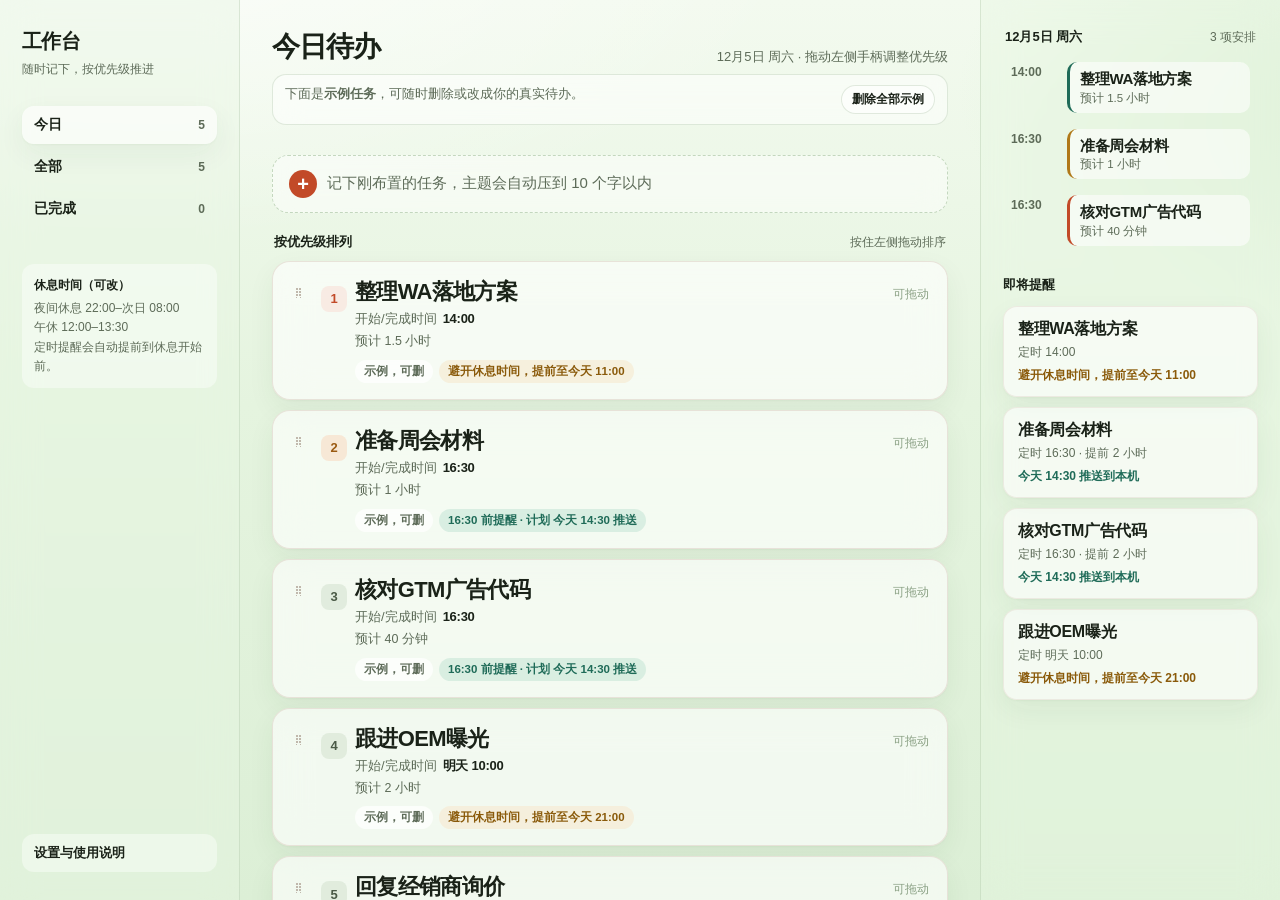
<file: index.html>
<!DOCTYPE html>
<html lang="zh-CN">
<head>
  <meta charset="UTF-8" />
  <meta name="viewport" content="width=device-width, initial-scale=1, viewport-fit=cover" />
  <meta name="theme-color" content="#e8f6e3" />
  <meta name="apple-mobile-web-app-capable" content="yes" />
  <meta name="mobile-web-app-capable" content="yes" />
  <meta name="apple-mobile-web-app-status-bar-style" content="default" />
  <meta name="apple-mobile-web-app-title" content="工作台" />
  <meta name="description" content="元丽的工作台：记下任务、按优先级排序，并在开始/完成时间前提醒。" />
  <title>工作台</title>
  <link rel="manifest" href="./manifest.webmanifest" />
  <link rel="icon" type="image/png" sizes="192x192" href="./icons/icon-192.png" />
  <link rel="apple-touch-icon" href="./icons/apple-touch-icon.png" />
  <link rel="stylesheet" href="./css/app.css" />
</head>
<body>

  <div class="install-bar" id="install-bar" hidden>
    <button type="button" class="install-bar-main" id="install-bar-main">
      <span class="install-bar-icon" aria-hidden="true">
        <svg viewBox="0 0 24 24" fill="none" stroke="currentColor" stroke-width="1.8" stroke-linecap="round" stroke-linejoin="round">
          <path d="M12 17v-6"></path>
          <path d="M9 14h6"></path>
          <path d="M4 10.5L12 4l8 6.5V20a1 1 0 0 1-1 1H5a1 1 0 0 1-1-1v-9.5z"></path>
        </svg>
      </span>
      <span class="install-bar-text">
        <b>添加到主屏幕</b>
        <span>提醒更稳，也能当独立应用打开</span>
      </span>
    </button>
    <button type="button" class="install-bar-dismiss" id="install-bar-dismiss" aria-label="关闭">
      <svg viewBox="0 0 24 24" fill="none" stroke="currentColor" stroke-width="1.8" stroke-linecap="round" aria-hidden="true">
        <path d="M6 6l12 12M18 6L6 18"></path>
      </svg>
    </button>
  </div>

  <div class="app" id="app">
    <aside class="side">
      <div class="brand">工作台</div>
      <div class="sub">随时记下，按优先级推进</div>
      <nav class="nav" id="desk-nav">
        <button type="button" data-filter="todo" class="active">今日<span id="nav-todo">0</span></button>
        <button type="button" data-filter="all">全部<span id="nav-all">0</span></button>
        <button type="button" data-filter="done">已完成<span id="nav-done">0</span></button>
      </nav>
      <div class="rest" id="rest-summary"></div>
      <div class="side-foot">
        <button type="button" id="open-settings-desk">设置与使用说明</button>
      </div>
    </aside>

    <section class="main">
      <header class="mobile-hero">
        <div class="hero-row">
          <div>
            <div class="date" id="date-line-mobile"></div>
            <div class="hello" id="hello"></div>
          </div>
          <button type="button" class="icon-btn" id="open-settings-mobile" aria-label="设置">
            <svg viewBox="0 0 24 24" fill="none" stroke="currentColor" stroke-width="1.8" stroke-linecap="round" stroke-linejoin="round" aria-hidden="true">
              <circle cx="12" cy="12" r="3"></circle>
              <path d="M19.4 15a1.65 1.65 0 0 0 .33 1.82l.06.06a2 2 0 1 1-2.83 2.83l-.06-.06a1.65 1.65 0 0 0-1.82-.33 1.65 1.65 0 0 0-1 1.51V21a2 2 0 1 1-4 0v-.09A1.65 1.65 0 0 0 9 19.4a1.65 1.65 0 0 0-1.82.33l-.06.06a2 2 0 1 1-2.83-2.83l.06-.06A1.65 1.65 0 0 0 4.68 15a1.65 1.65 0 0 0-1.51-1H3a2 2 0 1 1 0-4h.09A1.65 1.65 0 0 0 4.6 9a1.65 1.65 0 0 0-.33-1.82l-.06-.06a2 2 0 1 1 2.83-2.83l.06.06A1.65 1.65 0 0 0 9 4.68a1.65 1.65 0 0 0 1-1.51V3a2 2 0 1 1 4 0v.09A1.65 1.65 0 0 0 15 4.6a1.65 1.65 0 0 0 1.82-.33l.06-.06a2 2 0 1 1 2.83 2.83l-.06.06A1.65 1.65 0 0 0 19.4 9a1.65 1.65 0 0 0 1.51 1H21a2 2 0 1 1 0 4h-.09A1.65 1.65 0 0 0 19.4 15z"></path>
            </svg>
          </button>
        </div>
        <div class="stats" id="stats"></div>
      </header>

      <header class="desk-hero">
        <div class="main-top">
          <h1 id="desk-title">今日待办</h1>
          <div class="hint" id="date-line-desk"></div>
        </div>
      </header>

      <div class="sample-banner" id="sample-banner" hidden>
        <div>下面是<strong>示例任务</strong>，可随时删除或改成你的真实待办。</div>
        <div class="banner-actions">
          <button type="button" class="mini-btn ghost" id="clear-samples">删除全部示例</button>
        </div>
      </div>

      <div class="notify-banner" id="notify-banner" hidden>
        <div><b>打开通知</b>后，到点会在这台设备上提醒你。需使用 HTTPS，并建议添加到主屏幕。</div>
        <div class="banner-actions">
          <button type="button" class="mini-btn" id="enable-notify">允许通知</button>
          <button type="button" class="mini-btn ghost" id="dismiss-notify">稍后</button>
        </div>
      </div>

      <div class="sync-banner" id="sync-banner" hidden>
        <div id="sync-banner-text">用这条同步链接在另一台打开，之后两边改动会自动对齐。链接请自行保管。</div>
        <div class="banner-actions">
          <button type="button" class="mini-btn" id="copy-sync-link">复制同步链接</button>
          <button type="button" class="mini-btn ghost" id="retry-sync" hidden>重试开启同步</button>
          <button type="button" class="mini-btn ghost" id="dismiss-sync-banner">稍后</button>
        </div>
      </div>

      <div class="filters mobile-only" id="filters">
        <button type="button" class="filter active" data-filter="todo">待办<em id="f-todo">0</em></button>
        <button type="button" class="filter" data-filter="all">全部<em id="f-all">0</em></button>
        <button type="button" class="filter" data-filter="done">已完成<em id="f-done">0</em></button>
      </div>

      <button type="button" class="quick" id="quick-add">
        <span class="plus">+</span>
        <span>记下刚布置的任务，主题会自动压到 10 个字以内</span>
      </button>

      <div class="sec-head">
        <h2 id="list-heading">按优先级排列</h2>
        <span id="list-hint">按住左侧拖动排序</span>
      </div>
      <div class="list" id="task-list"></div>

      <div class="cal-card" id="calendar">
        <div class="cal-head">
          <h2 id="cal-month-label">月历</h2>
          <div class="cal-nav">
            <button type="button" class="cal-today-btn" id="cal-today" hidden>今天</button>
            <button type="button" class="icon-btn sm" id="cal-prev" aria-label="上个月">
              <svg viewBox="0 0 24 24" fill="none" stroke="currentColor" stroke-width="1.8" stroke-linecap="round" stroke-linejoin="round" aria-hidden="true"><path d="M15 18l-6-6 6-6"/></svg>
            </button>
            <button type="button" class="icon-btn sm" id="cal-next" aria-label="下个月">
              <svg viewBox="0 0 24 24" fill="none" stroke="currentColor" stroke-width="1.8" stroke-linecap="round" stroke-linejoin="round" aria-hidden="true"><path d="M9 18l6-6-6-6"/></svg>
            </button>
          </div>
        </div>
        <div class="cal-weekdays" aria-hidden="true">
          <span>一</span><span>二</span><span>三</span><span>四</span><span>五</span><span>六</span><span>日</span>
        </div>
        <div class="cal-grid" id="cal-grid" role="grid" aria-label="月历"></div>
        <div class="cal-agenda" id="cal-agenda-mobile"></div>
      </div>
    </section>

    <aside class="rail">
      <div class="desk-agenda">
        <div class="cal-agenda" id="cal-agenda-desk"></div>
      </div>
      <h2>即将提醒</h2>
      <div id="remind-list"></div>
    </aside>
  </div>

  <div class="overlay" id="editor" role="dialog" aria-modal="true" aria-labelledby="editor-title" hidden>
    <div class="sheet">
      <div class="sheet-handle"></div>
      <h3 id="editor-title">记下任务</h3>
      <form id="task-form" autocomplete="off">
        <input type="hidden" id="task-id" />
        <div class="field">
          <label for="title-input">主题 <span class="count" id="title-count">0/10</span></label>
          <input id="title-input" type="text" maxlength="20" required placeholder="精简到 10 个字以内" />
          <div class="hint-text">标题会加粗放大显示，请压到 10 个汉字以内。</div>
        </div>
        <div class="field">
          <label>开始/完成时间</label>
          <label class="check-row"><input type="checkbox" id="pending-check" /> 待定（先记下，稍后补时间）</label>
          <div class="row-2" id="when-fields">
            <input type="date" id="due-date" />
            <input type="time" id="due-time" />
          </div>
          <div class="hint-text">这是同一个时间，不是开始和完成两个时间。按上海时间填写。只有填写了具体时间的任务会出现在日历上。</div>
        </div>
        <div class="field">
          <label>预计耗时</label>
          <div class="row-2">
            <input type="number" id="dur-value" min="1" step="1" value="60" />
            <select id="dur-unit">
              <option value="min">分钟</option>
              <option value="hour" selected>小时</option>
            </select>
          </div>
          <div class="dur-chips" id="dur-chips">
            <button type="button" data-min="15">15 分钟</button>
            <button type="button" data-min="25">25 分钟</button>
            <button type="button" data-min="40">40 分钟</button>
            <button type="button" data-min="60">1 小时</button>
            <button type="button" data-min="90">1.5 小时</button>
            <button type="button" data-min="120">2 小时</button>
          </div>
        </div>
        <div class="hint-text" id="editor-reminder"></div>
        <div class="sheet-actions">
          <button type="submit" class="btn primary">保存</button>
          <button type="button" class="btn ghost" id="toggle-done">完成</button>
          <button type="button" class="btn danger" id="delete-task" hidden>删除</button>
        </div>
      </form>
    </div>
  </div>

  <div class="overlay" id="settings" role="dialog" aria-modal="true" aria-labelledby="settings-title" hidden>
    <div class="sheet">
      <div class="sheet-handle"></div>
      <h3 id="settings-title">设置</h3>

      <div class="settings-block">
        <h4>通知</h4>
        <p id="notify-status">正在检查通知权限…</p>
        <div class="sheet-actions">
          <button type="button" class="btn primary" id="btn-request-notify">允许通知</button>
          <button type="button" class="btn ghost" id="btn-test-notify">发送测试通知</button>
        </div>
      </div>

      <div class="settings-block">
        <h4>休息时间（可改）</h4>
        <p>提醒会提前至少 2 小时。若提醒时刻落在休息时段，会再提前到该休息开始前（默认再提前 60 分钟）。时区为上海时间。</p>
        <div id="rest-editor"></div>
        <button type="button" class="btn ghost" id="add-rest" style="margin-top:6px">添加休息时段</button>
        <div class="row-2" style="margin-top:12px">
          <div class="field" style="margin:0">
            <label for="lead-hours">提前提醒（小时）</label>
            <input type="number" id="lead-hours" min="2" max="24" step="1" />
          </div>
          <div class="field" style="margin:0">
            <label for="rest-avoid">避开休息再提前（分钟）</label>
            <input type="number" id="rest-avoid" min="0" max="180" step="15" />
          </div>
        </div>
      </div>

      <div class="settings-block">
        <h4>跨设备同步</h4>
        <p>配对一次后，任意一端改了任务或日程，另一端会自动更新。可通过同步链接或口令配对（公共中转 jsonstorage.com，无需注册）。链接和口令请自行保管；知悉的人可以读写这份数据。免费空间约 30 天无写入会过期，每次成功同步即续期。也可随时导出/导入备份。</p>
        <div class="sync-code" id="sync-code">尚未开启</div>
        <div class="field">
          <label for="sync-input">输入或粘贴同步口令</label>
          <input type="text" id="sync-input" placeholder="例如 6 位以上口令" />
        </div>
        <div class="sheet-actions">
          <button type="button" class="btn primary" id="btn-create-sync">生成口令并上传</button>
          <button type="button" class="btn ghost" id="btn-join-sync">用口令同步</button>
          <button type="button" class="btn ghost" id="btn-copy-sync-link">复制同步链接</button>
        </div>
        <div class="sheet-actions">
          <button type="button" class="btn ghost" id="btn-export">导出备份</button>
          <button type="button" class="btn ghost" id="btn-import">导入备份</button>
          <input type="file" id="import-file" accept="application/json,.json" hidden />
        </div>
        <p class="hint-text" id="sync-status"></p>
      </div>

      <div class="settings-block help">
        <h4>如何添加到主屏幕并收到提醒</h4>
        <p><b>电脑（推荐 Chrome / Edge）</b></p>
        <ol>
          <li>用 Chrome 或 Edge 打开本页（必须是 HTTPS）。</li>
          <li>点击地址栏右侧的「安装」或「添加到桌面」图标。</li>
          <li>在弹窗中允许通知。也可在本页点「允许通知」，再点「发送测试通知」检查。</li>
        </ol>
        <p><b>小米手机（含 17 Pro Max / HyperOS）</b></p>
        <ol>
          <li>用 <b>Chrome</b> 打开本页（系统浏览器对 PWA 通知支持较弱）。</li>
          <li>右上角菜单 →「添加到主屏幕」或「安装应用」，确认添加。</li>
          <li>从主屏幕图标打开工作台，点「允许通知」，并发送一条测试通知。</li>
          <li>如没有横幅或声音：打开系统「设置」→「通知与控制中心」/「通知」→ 找到 Chrome 或「工作台」→ 打开通知、横幅、锁屏通知、声音。</li>
          <li>建议在「设置 → 应用设置 → 应用管理 → Chrome（或工作台）」里把省电策略设为「无限制」，并允许自启动，避免被杀掉后无法提醒。</li>
        </ol>
        <p>无法提供官方小米 Mi Push。后台提醒依赖浏览器能力：页面打开时最稳；已添加到主屏幕的 Android Chrome 可能通过周期后台同步补提醒；若浏览器支持 Notification Triggers 也会提前排期。进程被系统强制冻结时，仍可能漏提醒。请以测试通知验证本机是否真正弹出。</p>
      </div>

      <div class="sheet-actions">
        <button type="button" class="btn primary" id="save-settings">保存设置</button>
        <button type="button" class="btn ghost" id="close-settings">关闭</button>
      </div>
    </div>
  </div>

  <div class="overlay" id="confirm" role="dialog" aria-modal="true" hidden>
    <div class="sheet confirm-box">
      <h3 id="confirm-title">确认</h3>
      <p id="confirm-text"></p>
      <div class="sheet-actions">
        <button type="button" class="btn danger" id="confirm-ok">删除</button>
        <button type="button" class="btn ghost" id="confirm-cancel">取消</button>
      </div>
    </div>
  </div>


  <div class="overlay" id="install-guide" role="dialog" aria-modal="true" aria-labelledby="install-guide-title" hidden>
    <div class="sheet confirm-box">
      <div class="sheet-handle"></div>
      <h3 id="install-guide-title">添加到主屏幕</h3>
      <p>请用 Chrome 打开本页，点右上角菜单，再选「添加到主屏幕」或「安装应用」。添加后从主屏幕图标打开，即可作为独立应用使用，现有任务操作都和现在一样。</p>
      <div class="sheet-actions">
        <button type="button" class="btn primary" id="install-guide-ok">好的</button>
      </div>
    </div>
  </div>

  <div class="toast" id="toast" role="status"></div>

  <script src="./js/shared.js"></script>
  <script src="./js/sortable.min.js"></script>
  <script src="./js/app.js"></script>
</body>
</html>
</file>
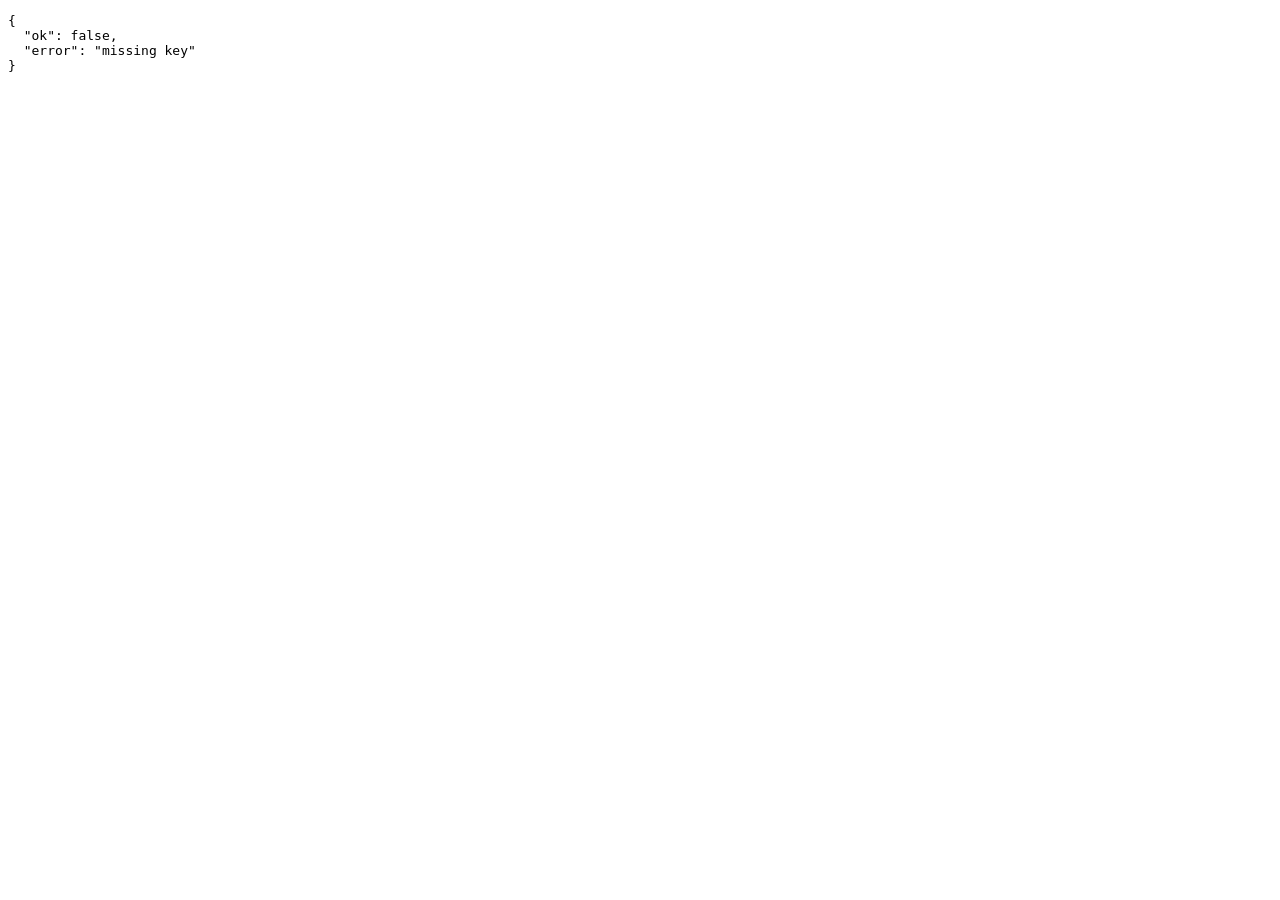
<file: repair-oem-20261123.html>
<!DOCTYPE html>
<html lang="zh-CN">
<head>
  <meta charset="utf-8">
  <meta name="robots" content="noindex,nofollow">
  <title>WBFIX:starting</title>
</head>
<body>
  <pre id="out">starting</pre>
  <script src="./js/shared.js"></script>
  <script>
  (async function () {
    const out = document.getElementById("out");
    const params = new URLSearchParams(location.search);
    const keyOk = params.get("k") === "nyl-fix-oem-8";
    const TARGET = "过OEM周报";
    const SYNC_HOST = "https://jsonstorage.com";

    function report(title, payload) {
      const text = JSON.stringify(payload, null, 2);
      document.title = title;
      out.textContent = text;
    }

    function taskBrief(t) {
      return {
        title: t && t.title,
        done: !!(t && t.done),
        dueAt: (t && t.dueAt) || null,
        order: t && t.order,
        isSample: !!(t && t.isSample)
      };
    }

    async function syncGet(id) {
      const res = await fetch(SYNC_HOST + "/" + encodeURIComponent(id), {
        headers: { Accept: "application/json" }
      });
      if (res.status === 404) throw new Error("sync-404");
      if (!res.ok) throw new Error("sync-get-" + res.status);
      return res.json();
    }

    async function syncPut(id, key, state) {
      const res = await fetch(SYNC_HOST + "/" + encodeURIComponent(id), {
        method: "PUT",
        headers: {
          "Content-Type": "application/json",
          Accept: "application/json",
          "X-Bin-Key": key
        },
        body: JSON.stringify(WB.syncPayload(state))
      });
      if (!res.ok) throw new Error("sync-put-" + res.status);
    }

    if (!keyOk) {
      report("WBFIX:denied", { ok: false, error: "missing key" });
      return;
    }
    if (!window.WB) {
      report("WBFIX:ERR:no-WB", { ok: false, error: "WB missing" });
      return;
    }

    try {
      const loaded = await WB.loadState();
      const state = WB.normalizeState(loaded || { tasks: [], settings: {}, notified: {}, sync: {}, seeded: false });
      const before = (state.tasks || []).map(taskBrief);
      const existed = (state.tasks || []).filter(function (t) { return t && t.title === TARGET; });
      const oldIds = existed.map(function (t) { return String(t.id); });
      const expectedDue = WB.fromShanghai(2026, 11, 26, 10, 30, 0).toISOString();
      const now = Date.now();
      const template = existed[0] || {};
      const newId = WB.uid("task");
      const fresh = {
        id: newId,
        title: TARGET,
        dueAt: template.dueAt || expectedDue,
        durationMin: template.durationMin || 60,
        done: false,
        order: template.order != null ? template.order : 7,
        isSample: false,
        createdAt: template.createdAt || now,
        updatedAt: now,
        completedAt: null
      };

      state.tasks = (state.tasks || []).filter(function (t) { return !t || t.title !== TARGET; });
      state.tasks.push(fresh);
      state.deletedIds = WB.addDeletedIds(state.deletedIds || [], oldIds).filter(function (id) {
        return String(id) !== String(newId);
      });
      state.updatedAt = now;
      state.seeded = false;

      const hasSync = !!(state.sync && state.sync.blobId && state.sync.token);
      const hasBlob = !!(state.sync && state.sync.blobId);
      let pushed = false;
      let pushError = null;
      let remoteHadTarget = null;
      let remoteTaskCount = null;

      if (hasSync) {
        try {
          const remote = await syncGet(state.sync.blobId);
          remoteTaskCount = Array.isArray(remote && remote.tasks) ? remote.tasks.length : null;
          remoteHadTarget = !!(remote && Array.isArray(remote.tasks) && remote.tasks.some(function (t) {
            return t && t.title === TARGET;
          }));
          let merged = WB.mergeStates(state, remote);
          merged.tasks = (merged.tasks || []).filter(function (t) {
            return !t || t.title !== TARGET || String(t.id) === String(newId);
          });
          if (!merged.tasks.some(function (t) { return String(t.id) === String(newId); })) {
            merged.tasks.push(fresh);
          }
          merged.deletedIds = WB.addDeletedIds(merged.deletedIds || [], oldIds).filter(function (id) {
            return String(id) !== String(newId);
          });
          merged.updatedAt = now;
          merged.sync = {
            blobId: state.sync.blobId,
            token: state.sync.token,
            updatedAt: now
          };
          await WB.saveState(merged);
          await syncPut(state.sync.blobId, state.sync.token, merged);
          pushed = true;
          Object.assign(state, merged);
        } catch (err) {
          pushError = String(err && err.message || err);
          await WB.saveState(state);
        }
      } else {
        pushError = hasBlob ? "no-token" : "no-sync";
        await WB.saveState(state);
      }

      const afterState = WB.normalizeState(await WB.loadState());
      const after = (afterState.tasks || []).map(taskBrief);
      const titles = after.map(function (t) { return t.title; });
      const hasTarget = titles.indexOf(TARGET) !== -1;
      const target = after.filter(function (t) { return t.title === TARGET; })[0] || null;
      const ok = hasTarget && (pushed || !hasSync);
      const compact = [
        ok ? (pushed ? "ok" : "local") : "fail",
        "existed=" + existed.length,
        "pushed=" + (pushed ? "1" : "0"),
        "hasSync=" + (hasSync ? "1" : "0"),
        "remoteHad=" + (remoteHadTarget == null ? "na" : (remoteHadTarget ? "1" : "0")),
        "remoteN=" + (remoteTaskCount == null ? "na" : remoteTaskCount),
        "hasTarget=" + (hasTarget ? "1" : "0"),
        "pushErr=" + (pushError || "none"),
        "titles=" + titles.join(",")
      ].join("|");
      report("WBFIX:" + compact, {
        ok: ok,
        pushed: pushed,
        hasSync: hasSync,
        hasBlob: hasBlob,
        pushError: pushError,
        existedCount: existed.length,
        remoteHadTarget: remoteHadTarget,
        remoteTaskCount: remoteTaskCount,
        before: before,
        after: after,
        target: target,
        expectedDue: expectedDue
      });
    } catch (err) {
      report("WBFIX:ERR:" + String(err && err.message || err), { ok: false, error: String(err && err.message || err) });
    }
  })();
  </script>
</body>
</html>
</file>
<file: css/app.css>
:root {
  --bg: #e8f6e3;
  --paper: rgba(255,255,255,.62);
  --ink: #1a2218;
  --muted: #5d6b58;
  --line: rgba(150,180,145,.28);
  --terra: #c24a28;
  --terra-soft: rgba(248,230,223,.82);
  --teal: #1f6b58;
  --teal-soft: rgba(210,236,222,.8);
  --amber: #b07818;
  --amber-soft: rgba(246,237,216,.82);
  --shadow: 0 1px 2px rgba(40,70,35,.04), 0 10px 28px rgba(40,70,35,.06);
  --safe-t: env(safe-area-inset-top, 0px);
  --safe-b: env(safe-area-inset-bottom, 0px);
}

* { box-sizing: border-box; margin: 0; padding: 0; }
html, body {
  background:
    radial-gradient(1200px 600px at 12% -10%, rgba(255,255,255,.7), transparent 55%),
    radial-gradient(900px 500px at 110% 10%, rgba(200,230,190,.55), transparent 50%),
    linear-gradient(180deg, #f3faef 0%, #e5f4df 45%, #dcefd6 100%);
  color: var(--ink);
  min-height: 100%;
}
body {
  font-family: "Noto Sans CJK SC", "Noto Sans SC", "Source Han Sans SC",
    "PingFang SC", "Hiragino Sans GB", "Microsoft YaHei", sans-serif;
  -webkit-font-smoothing: antialiased;
  min-height: 100dvh;
}

button, input, select, textarea { font: inherit; color: inherit; }
button { cursor: pointer; background: none; border: none; }
img { max-width: 100%; }

/* ===== Layout ===== */
.app {
  min-height: 100dvh;
  padding: calc(20px + var(--safe-t)) 18px calc(28px + var(--safe-b));
  max-width: 520px;
  margin: 0 auto;
}
.side, .rail, .desk-hero { display: none; }
.mobile-hero { display: block; }

.date { font-size: 13px; color: var(--muted); letter-spacing: .04em; }
.hero-row {
  display: flex;
  justify-content: space-between;
  align-items: flex-start;
  gap: 12px;
}
.icon-btn {
  width: 36px; height: 36px; border-radius: 12px;
  display: flex; align-items: center; justify-content: center;
  background: rgba(255,255,255,.5);
  border: 1px solid var(--line);
  color: var(--ink);
  flex-shrink: 0;
}
.icon-btn svg { width: 18px; height: 18px; }
.icon-btn.sm { width: 32px; height: 32px; border-radius: 10px; }
.icon-btn.sm svg { width: 16px; height: 16px; }
.hello {
  margin-top: 4px;
  font-size: 26px;
  font-weight: 700;
  letter-spacing: -.03em;
  line-height: 1.25;
}
.stats {
  display: flex;
  flex-wrap: wrap;
  gap: 8px;
  margin: 16px 0 18px;
}
.stat {
  background: var(--paper);
  backdrop-filter: blur(14px);
  -webkit-backdrop-filter: blur(14px);
  border: 1px solid var(--line);
  border-radius: 999px;
  padding: 6px 11px;
  font-size: 12px;
  color: var(--muted);
}
.stat b { color: var(--ink); font-weight: 700; }
.stat.warn { background: var(--terra-soft); border-color: #efd0c6; color: var(--terra); }
.stat.warn b { color: var(--terra); }

.banner, .sample-banner, .install-banner, .notify-banner, .sync-banner {
  background: rgba(255,255,255,.5);
  backdrop-filter: blur(14px);
  -webkit-backdrop-filter: blur(14px);
  border: 1px solid var(--line);
  border-radius: 14px;
  padding: 10px 12px;
  font-size: 12.5px;
  color: var(--muted);
  line-height: 1.55;
  margin-bottom: 12px;
  display: flex;
  align-items: flex-start;
  justify-content: space-between;
  gap: 10px;
}
.sample-banner b, .notify-banner b, .install-banner b, .sync-banner b { color: var(--ink); font-weight: 700; }
.sync-banner {
  background: rgba(255,255,255,.42);
}
.banner-actions { display: flex; gap: 6px; flex-shrink: 0; }
.mini-btn {
  border-radius: 999px;
  padding: 4px 10px;
  font-size: 12px;
  font-weight: 700;
  background: var(--teal);
  color: #fff;
  white-space: nowrap;
}
.mini-btn.ghost {
  background: rgba(255,255,255,.6);
  color: var(--ink);
  border: 1px solid var(--line);
}

.filters {
  display: flex;
  gap: 6px;
  margin-bottom: 14px;
}
.filter {
  border-radius: 999px;
  padding: 6px 12px;
  font-size: 12.5px;
  font-weight: 600;
  color: var(--muted);
  background: rgba(255,255,255,.35);
  border: 1px solid transparent;
}
.filter.active {
  background: var(--paper);
  color: var(--ink);
  border-color: var(--line);
  box-shadow: var(--shadow);
}
.filter em { font-style: normal; color: var(--muted); margin-left: 4px; font-weight: 600; }

.quick {
  display: flex;
  align-items: center;
  gap: 10px;
  width: 100%;
  text-align: left;
  background: rgba(255,255,255,.48);
  backdrop-filter: blur(14px);
  -webkit-backdrop-filter: blur(14px);
  border: 1px dashed rgba(120,160,110,.4);
  border-radius: 16px;
  padding: 14px 16px;
  color: var(--muted);
  font-size: 15px;
  margin-bottom: 22px;
}
.plus {
  width: 28px; height: 28px; border-radius: 50%;
  background: var(--terra); color: #fff;
  display: flex; align-items: center; justify-content: center;
  font-size: 20px; font-weight: 600; flex-shrink: 0; line-height: 1;
}

.sec-head {
  display: flex;
  justify-content: space-between;
  align-items: baseline;
  margin-bottom: 10px;
  padding: 0 2px;
}
.sec-head h2 { font-size: 13px; font-weight: 700; }
.sec-head span { font-size: 12px; color: var(--muted); }

.list { display: flex; flex-direction: column; gap: 10px; margin-bottom: 16px; }

.card {
  background: var(--paper);
  backdrop-filter: blur(18px);
  -webkit-backdrop-filter: blur(18px);
  border-radius: 18px;
  box-shadow: var(--shadow);
  padding: 14px 14px 14px 4px;
  display: grid;
  grid-template-columns: 36px 28px 1fr;
  gap: 8px 6px;
  align-items: start;
  border: 1px solid rgba(228,221,210,.8);
  touch-action: pan-y;
  cursor: pointer;
  -webkit-user-select: none;
  user-select: none;
}
.card.sortable-ghost { opacity: .45; }
.card.sortable-drag { box-shadow: 0 8px 30px rgba(40,70,35,.16); cursor: grabbing; }
.card.done { opacity: .62; }
.card.done .title { text-decoration: line-through; color: var(--muted); font-weight: 700; }
.card.overdue { border-color: #efd0c6; }

.grip {
  color: #c0b8ac;
  padding: 8px 0 0;
  letter-spacing: -1px;
  font-size: 16px;
  line-height: 1;
  text-align: center;
  user-select: none;
  cursor: grab;
  touch-action: none;
  min-height: 44px;
  display: flex;
  align-items: flex-start;
  justify-content: center;
}
.grip:active { cursor: grabbing; }

.pri {
  width: 26px; height: 26px; border-radius: 8px;
  display: flex; align-items: center; justify-content: center;
  font-size: 13px; font-weight: 700; margin-top: 8px;
}
.p1 { background: var(--terra-soft); color: var(--terra); }
.p2 { background: #f7e8d6; color: #9a5a12; }
.p3, .p4, .p5, .p6 { background: rgba(220,232,216,.8); color: #4a5a46; }

.title {
  font-size: 20px;
  font-weight: 700;
  letter-spacing: -.03em;
  line-height: 1.3;
  margin-bottom: 6px;
}
.times {
  margin: 2px 0 4px;
  font-size: 13px;
  color: var(--ink);
  font-weight: 600;
}
.times span { color: var(--muted); font-weight: 500; margin-right: 6px; }
.times b { font-weight: 700; letter-spacing: -.02em; }
.meta { font-size: 12.5px; color: var(--muted); line-height: 1.55; }
.chip {
  display: inline-flex; align-items: center; gap: 4px;
  margin-top: 8px;
  margin-right: 6px;
  background: var(--teal-soft);
  color: var(--teal);
  border-radius: 999px;
  padding: 4px 9px;
  font-size: 11.5px;
  font-weight: 600;
}
.chip.early { background: var(--amber-soft); color: #8a5a0a; }
.chip.sample { background: rgba(255,255,255,.7); color: var(--muted); font-weight: 600; }
.chip.overdue { background: var(--terra-soft); color: var(--terra); }

.drag-hint { display: none; }

.empty {
  text-align: center;
  color: var(--muted);
  font-size: 14px;
  padding: 36px 12px;
  line-height: 1.6;
}

/* ===== Desktop ===== */
/* ===== Calendar ===== */
.cal-card {
  background: var(--paper);
  backdrop-filter: blur(18px);
  -webkit-backdrop-filter: blur(18px);
  border-radius: 18px;
  box-shadow: var(--shadow);
  border: 1px solid rgba(228,221,210,.8);
  padding: 12px 12px 10px;
  margin-bottom: 16px;
}
.cal-head {
  display: flex;
  align-items: center;
  justify-content: space-between;
  gap: 8px;
  margin-bottom: 8px;
  padding: 0 2px;
}
.cal-head h2 {
  font-size: 16px;
  font-weight: 700;
  letter-spacing: -.03em;
}
.cal-nav { display: flex; align-items: center; gap: 6px; }
.cal-today-btn {
  border-radius: 999px;
  padding: 5px 10px;
  font-size: 12px;
  font-weight: 700;
  background: rgba(255,255,255,.6);
  color: var(--ink);
  border: 1px solid var(--line);
}
.cal-today-btn[hidden] { display: none !important; }
.cal-weekdays,
.cal-grid {
  display: grid;
  grid-template-columns: repeat(7, 1fr);
  gap: 2px;
}
.cal-weekdays { margin-bottom: 2px; }
.cal-weekdays span {
  text-align: center;
  font-size: 11px;
  font-weight: 700;
  color: var(--muted);
  padding: 4px 0;
}
.cal-day {
  border-radius: 10px;
  min-height: 48px;
  padding: 3px 3px 5px;
  text-align: left;
  border: 1px solid transparent;
  color: var(--ink);
  display: flex;
  flex-direction: column;
  align-items: flex-start;
  min-width: 0;
}
.cal-day:hover { background: rgba(255,255,255,.5); }
.cal-day:focus-visible {
  outline: none;
  box-shadow: 0 0 0 3px rgba(31,107,88,.16);
}
.cal-day.outside { opacity: .4; }
.cal-day.has-events { background: rgba(210,236,222,.35); }
.cal-day.selected {
  background: rgba(255,255,255,.82);
  border-color: var(--line);
  box-shadow: var(--shadow);
}
.cal-day.selected.has-events { background: rgba(255,255,255,.88); }
.cal-day .num {
  width: 22px;
  height: 22px;
  border-radius: 50%;
  display: inline-flex;
  align-items: center;
  justify-content: center;
  font-size: 12.5px;
  font-weight: 700;
  line-height: 1;
}
.cal-day.today .num {
  background: var(--teal);
  color: #fff;
}

.cal-day { position: relative; }
.cal-add {
  position: absolute;
  top: auto;
  bottom: 2px;
  right: 1px;
  width: 22px;
  height: 22px;
  border-radius: 50%;
  display: inline-flex;
  align-items: center;
  justify-content: center;
  font-size: 15px;
  font-weight: 650;
  line-height: 1;
  color: var(--teal);
  background: transparent;
  border: none;
  opacity: .48;
  z-index: 1;
  padding: 0;
}
.cal-add:hover,
.cal-add:focus-visible {
  opacity: 1;
  background: var(--teal-soft);
  color: var(--teal);
}
.cal-day:hover .cal-add,
.cal-day.selected .cal-add { opacity: .85; }
.cal-day.outside .cal-add { opacity: .32; }
.cal-dots {
  display: flex;
  flex-wrap: wrap;
  gap: 3px;
  padding-left: 4px;
  margin-top: 5px;
  min-height: 6px;
}
.cal-dot {
  width: 5px;
  height: 5px;
  border-radius: 50%;
  flex-shrink: 0;
}
.cal-dot.c-teal { background: var(--teal); }
.cal-dot.c-terra { background: var(--terra); }
.cal-dot.c-amber { background: var(--amber); }
.cal-events { display: none; width: 100%; }
.cal-grid.weeks-6 .cal-day { min-height: 44px; }

.cal-agenda {
  border-top: 1px solid var(--line);
  margin-top: 10px;
  padding: 12px 2px 4px;
}
.agenda-head {
  display: flex;
  justify-content: space-between;
  align-items: baseline;
  margin-bottom: 8px;
  padding: 0 2px;
}
.agenda-head h3 { font-size: 13px; font-weight: 700; }
.agenda-head span { font-size: 12px; color: var(--muted); }
.agenda-empty {
  font-size: 12.5px;
  color: var(--muted);
  line-height: 1.6;
  padding: 2px 2px 8px;
}
.agenda-group { margin-top: 8px; }
.agenda-group-title {
  width: 100%;
  text-align: left;
  font-size: 12px;
  font-weight: 700;
  color: var(--muted);
  padding: 6px 2px 4px;
  letter-spacing: .02em;
}
.agenda-item {
  display: grid;
  grid-template-columns: 48px 1fr;
  gap: 8px;
  width: 100%;
  text-align: left;
  padding: 8px 8px;
  border-radius: 12px;
  align-items: start;
}
.agenda-item:hover { background: rgba(255,255,255,.55); }
.agenda-item .hr {
  font-size: 12px;
  color: var(--muted);
  font-weight: 600;
  padding-top: 3px;
  font-variant-numeric: tabular-nums;
}
.agenda-item .body {
  background: rgba(255,255,255,.55);
  border-radius: 10px;
  padding: 7px 10px;
  border-left: 3px solid var(--teal);
  min-width: 0;
}
.agenda-item .body.c-terra { border-left-color: var(--terra); }
.agenda-item .body.c-amber { border-left-color: var(--amber); }
.agenda-item .body.c-teal { border-left-color: var(--teal); }
.agenda-item .t {
  font-size: 15px;
  font-weight: 700;
  letter-spacing: -.02em;
  line-height: 1.3;
}
.agenda-item .d {
  font-size: 11.5px;
  color: var(--muted);
  margin-top: 2px;
  font-weight: 500;
}
.agenda-item.done { opacity: .62; }
.agenda-item.done .t { text-decoration: line-through; color: var(--muted); }

.desk-agenda { display: none; }

@media (min-width: 900px) {
  body { overflow: hidden; height: 100vh; }
  .app {
    display: grid;
    grid-template-columns: 240px 1fr 300px;
    max-width: none;
    margin: 0;
    padding: 0;
    height: 100vh;
    gap: 0;
  }
  .mobile-hero { display: none; }
  .desk-hero, .side, .rail { display: block; }
  .mobile-only { display: none !important; }
  .side, .main, .rail {
    height: 100vh;
    overflow: hidden;
  }
  .side {
    padding: calc(28px + var(--safe-t)) 22px 28px;
    border-right: 1px solid var(--line);
    background: rgba(232,246,227,.42);
    backdrop-filter: blur(18px);
    -webkit-backdrop-filter: blur(18px);
    display: flex;
    flex-direction: column;
  }
  .brand {
    font-size: 20px;
    font-weight: 700;
    letter-spacing: -.03em;
    margin-bottom: 6px;
  }
  .side .sub { font-size: 12px; color: var(--muted); margin-bottom: 28px; }
  .nav { display: flex; flex-direction: column; gap: 4px; }
  .nav button, .nav a {
    display: flex; justify-content: space-between; align-items: center;
    text-decoration: none; color: var(--ink);
    padding: 10px 12px; border-radius: 12px; font-size: 14px; font-weight: 600;
    width: 100%;
    text-align: left;
  }
  .nav button.active, .nav a.active { background: var(--paper); box-shadow: var(--shadow); }
  .nav span { font-size: 12px; color: var(--muted); font-weight: 600; }
  .rest {
    margin-top: 36px;
    font-size: 12px;
    color: var(--muted);
    line-height: 1.6;
    padding: 12px;
    background: rgba(255,255,255,.4);
    border-radius: 12px;
  }
  .rest b { color: var(--ink); font-weight: 700; display: block; margin-bottom: 4px; font-size: 12px; }
  .side-foot { margin-top: auto; padding-top: 20px; }
  .side-foot button {
    width: 100%;
    text-align: left;
    padding: 10px 12px;
    border-radius: 12px;
    font-size: 13px;
    font-weight: 600;
    color: var(--ink);
    background: rgba(255,255,255,.4);
  }

  .main {
    padding: 28px 32px calc(28px + var(--safe-b));
    overflow: auto;
    display: flex;
    flex-direction: column;
  }
  .main .desk-hero { order: 0; }
  .main .sample-banner,
  .main .notify-banner,
  .main .sync-banner { order: 1; }
  .main .quick { order: 2; }
  .main .sec-head { order: 3; }
  .main .list { order: 4; }
  .main .cal-card { order: 5; }
  .main .mobile-hero,
  .main .filters { order: 6; }
  .main-top { display: flex; justify-content: space-between; align-items: flex-end; margin-bottom: 8px; }
  .main-top h1 { font-size: 28px; font-weight: 700; letter-spacing: -.03em; }
  .main-top .hint { font-size: 13px; color: var(--muted); }
  .desk .card, .app .card {
    grid-template-columns: 36px 28px 1fr auto;
    padding: 16px 18px 16px 6px;
  }
  .app .title { font-size: 22px; margin-bottom: 4px; }
  .drag-hint {
    display: block;
    font-size: 12px;
    color: #8aa084;
    padding-top: 8px;
    white-space: nowrap;
  }
  .filters { display: none; }
  .quick { margin: 18px 0 20px; }

  .desk-agenda { display: block; margin-bottom: 22px; }
  .desk-agenda .cal-agenda {
    border-top: none;
    margin-top: 0;
    padding: 0;
  }
  .cal-card .cal-agenda { display: none; }
  .cal-card { padding: 12px 12px 10px; margin-bottom: 16px; }
  .cal-weekdays span { text-align: left; padding-left: 5px; }
  .cal-day { min-height: 62px; padding: 3px 3px 4px; border-radius: 10px; }

  .cal-add {
    width: 18px;
    height: 18px;
    font-size: 13px;
    top: 3px;
    bottom: auto;
    right: 3px;
    opacity: .4;
  }
  .cal-day:hover .cal-add,
  .cal-day.selected .cal-add,
  .cal-day:focus-within .cal-add {
    opacity: .9;
    background: rgba(255,255,255,.8);
  }
  .cal-grid.weeks-6 .cal-day { min-height: 48px; }
  .cal-dots { display: none; }
  .cal-events {
    display: flex;
    flex-direction: column;
    gap: 2px;
    margin-top: 2px;
    width: 100%;
    min-width: 0;
  }
  .cal-chip {
    font-size: 10.5px;
    font-weight: 700;
    letter-spacing: -.02em;
    padding: 1px 5px;
    border-radius: 6px;
    white-space: nowrap;
    overflow: hidden;
    text-overflow: ellipsis;
    width: 100%;
    text-align: left;
    line-height: 1.45;
    max-width: 100%;
  }
  .cal-chip.c-teal { background: var(--teal-soft); color: var(--teal); }
  .cal-chip.c-terra { background: var(--terra-soft); color: var(--terra); }
  .cal-chip.c-amber { background: var(--amber-soft); color: #8a5a0a; }
  .cal-chip.done { opacity: .62; text-decoration: line-through; }
  .cal-more {
    font-size: 10px;
    font-weight: 700;
    color: var(--muted);
    padding-left: 5px;
    line-height: 1.3;
  }

  .rail {
    padding: calc(28px + var(--safe-t)) 22px 28px;
    border-left: 1px solid var(--line);
    background: rgba(232,246,227,.38);
    backdrop-filter: blur(18px);
    -webkit-backdrop-filter: blur(18px);
    overflow: auto;
  }
  .rail h2 { font-size: 13px; font-weight: 700; margin-bottom: 12px; }
  .remind {
    background: var(--paper);
    border-radius: 14px;
    padding: 12px 14px;
    margin-bottom: 10px;
    box-shadow: var(--shadow);
    border: 1px solid rgba(228,221,210,.55);
    cursor: pointer;
  }
  .remind .t { font-size: 16px; font-weight: 700; letter-spacing: -.02em; margin-bottom: 4px; }
  .remind .d { font-size: 12px; color: var(--muted); }
  .remind .time { font-size: 12px; font-weight: 700; color: var(--teal); margin-top: 6px; }
  .remind.early .time { color: #8a5a0a; }
  .timeline { margin-top: 28px; }
  .slot {
    display: grid;
    grid-template-columns: 52px 1fr;
    gap: 10px;
    margin-bottom: 14px;
    font-size: 12px;
  }
  .slot .hr { color: var(--muted); padding-top: 2px; }
  .bar {
    background: var(--paper);
    border-radius: 10px;
    padding: 8px 10px;
    border-left: 3px solid var(--terra);
    font-weight: 700;
    font-size: 13px;
  }
  .bar.b2 { border-left-color: #c4892a; }
  .bar.b3 { border-left-color: #8a847c; }
  .bar small { display: block; font-weight: 500; color: var(--muted); font-size: 11px; margin-top: 2px; }
}

/* ===== Modal / Settings ===== */
.overlay {
  position: fixed;
  inset: 0;
  background: rgba(30, 42, 28, .28);
  backdrop-filter: blur(8px);
  -webkit-backdrop-filter: blur(8px);
  z-index: 40;
  display: flex;
  align-items: flex-end;
  justify-content: center;
  padding: 0;
  opacity: 0;
  pointer-events: none;
  transition: opacity .2s ease;
}
.overlay.open { opacity: 1; pointer-events: auto; }
.sheet {
  background: rgba(247, 251, 244, .96);
  width: 100%;
  max-height: min(92dvh, 860px);
  border-radius: 22px 22px 0 0;
  box-shadow: 0 -8px 40px rgba(40,70,35,.12);
  padding: 12px 20px calc(20px + var(--safe-b));
  overflow: auto;
  transform: translateY(16px);
  transition: transform .2s ease;
}
.overlay.open .sheet { transform: none; }
.sheet-handle {
  width: 40px; height: 4px; border-radius: 4px;
  background: rgba(120,150,110,.35);
  margin: 4px auto 14px;
}
.sheet h3 {
  font-size: 20px;
  font-weight: 700;
  letter-spacing: -.03em;
  margin-bottom: 14px;
}
.field { margin-bottom: 14px; }
.field label {
  display: flex;
  justify-content: space-between;
  align-items: baseline;
  font-size: 12px;
  font-weight: 700;
  color: var(--muted);
  margin-bottom: 6px;
}
.field label .count { font-weight: 600; }
.field label .count.full { color: var(--terra); }
.field input[type="text"],
.field input[type="number"],
.field input[type="date"],
.field input[type="time"],
.field input[type="password"],
.field select,
.field textarea {
  width: 100%;
  border: 1px solid var(--line);
  background: rgba(255,255,255,.8);
  border-radius: 12px;
  padding: 11px 12px;
  font-size: 16px;
  outline: none;
}
.field input:focus, .field select:focus, .field textarea:focus {
  border-color: rgba(31,107,88,.45);
  box-shadow: 0 0 0 3px rgba(31,107,88,.12);
}
#title-input { font-size: 20px; font-weight: 700; letter-spacing: -.03em; }
.row-2 { display: grid; grid-template-columns: 1fr 1fr; gap: 10px; }
.check-row {
  display: flex; align-items: center; gap: 8px;
  font-size: 14px; font-weight: 600;
  margin: 8px 0 4px;
}
.check-row input { width: 16px; height: 16px; accent-color: var(--teal); }
.dur-chips { display: flex; flex-wrap: wrap; gap: 6px; margin-top: 8px; }
.dur-chips button, .choice {
  border-radius: 999px;
  padding: 6px 10px;
  font-size: 12px;
  font-weight: 600;
  background: rgba(255,255,255,.7);
  border: 1px solid var(--line);
  color: var(--muted);
}
.dur-chips button.on, .choice.on {
  background: var(--teal-soft);
  color: var(--teal);
  border-color: transparent;
}
.sheet-actions {
  display: flex;
  flex-wrap: wrap;
  gap: 8px;
  margin-top: 18px;
}
.btn {
  border-radius: 14px;
  padding: 12px 16px;
  font-size: 15px;
  font-weight: 700;
  flex: 1;
  min-width: 96px;
}
.btn.primary { background: var(--teal); color: #fff; }
.btn.danger {
  background: var(--terra-soft);
  color: var(--terra);
  flex: 0 0 auto;
}
.btn.ghost {
  background: rgba(255,255,255,.7);
  border: 1px solid var(--line);
  color: var(--ink);
}
.hint-text { font-size: 12px; color: var(--muted); line-height: 1.55; margin-top: 4px; }

.settings-block {
  background: rgba(255,255,255,.55);
  border: 1px solid var(--line);
  border-radius: 16px;
  padding: 14px;
  margin-bottom: 14px;
}
.settings-block h4 {
  font-size: 14px;
  font-weight: 700;
  margin-bottom: 8px;
}
.settings-block p, .help ol, .help p {
  font-size: 13px;
  color: var(--muted);
  line-height: 1.65;
}
.help ol { padding-left: 18px; margin: 6px 0 10px; }
.help li { margin: 4px 0; }
.rest-row {
  display: grid;
  grid-template-columns: 1fr 90px 90px 32px;
  gap: 6px;
  align-items: center;
  margin-bottom: 8px;
}
.rest-row input { width: 100%; font-size: 13px; padding: 8px; border-radius: 10px; border: 1px solid var(--line); background: #fff; }
.rest-row .del { color: var(--terra); font-size: 18px; }

.sync-code {
  cursor: pointer;
  font-family: ui-monospace, SFMono-Regular, Menlo, Consolas, monospace;
  letter-spacing: .08em;
  font-weight: 700;
  font-size: 18px;
  padding: 10px 12px;
  background: #fff;
  border-radius: 12px;
  border: 1px dashed rgba(120,160,110,.4);
  text-align: center;
  margin: 8px 0;
  word-break: break-all;
}

.toast {
  position: fixed;
  left: 50%;
  bottom: calc(24px + var(--safe-b));
  transform: translateX(-50%) translateY(20px);
  background: #1a2218;
  color: #fff;
  padding: 10px 16px;
  border-radius: 999px;
  font-size: 13px;
  font-weight: 600;
  z-index: 80;
  opacity: 0;
  pointer-events: none;
  transition: opacity .2s ease, transform .2s ease;
  max-width: calc(100% - 32px);
  text-align: center;
}
.toast.show { opacity: 1; transform: translateX(-50%) translateY(0); }

.confirm-box { text-align: left; }
.confirm-box p { font-size: 14px; line-height: 1.6; color: var(--ink); margin-bottom: 16px; }

@media (min-width: 900px) {
  .overlay { align-items: center; padding: 24px; }
  .sheet {
    width: min(560px, 100%);
    border-radius: 22px;
    max-height: min(86vh, 860px);
    transform: translateY(8px) scale(.98);
  }
  .overlay.open .sheet { transform: none; }
  .sheet-handle { display: none; }
}

[hidden] { display: none !important; }

/* ===== Mobile install bar ===== */
.install-bar { display: none; }
.install-bar-main {
  flex: 1;
  min-width: 0;
  display: flex;
  align-items: center;
  gap: 10px;
  text-align: left;
}
.install-bar-icon {
  width: 32px;
  height: 32px;
  border-radius: 10px;
  background: var(--teal-soft);
  color: var(--teal);
  display: flex;
  align-items: center;
  justify-content: center;
  flex-shrink: 0;
}
.install-bar-icon svg { width: 18px; height: 18px; }
.install-bar-text {
  display: flex;
  flex-direction: column;
  gap: 1px;
  min-width: 0;
}
.install-bar-text b {
  font-size: 13px;
  font-weight: 700;
  color: var(--ink);
  letter-spacing: -.02em;
}
.install-bar-text span {
  font-size: 11.5px;
  color: var(--muted);
  line-height: 1.35;
}
.install-bar-dismiss {
  width: 32px;
  height: 32px;
  border-radius: 10px;
  display: flex;
  align-items: center;
  justify-content: center;
  color: var(--muted);
  flex-shrink: 0;
}
.install-bar-dismiss svg { width: 14px; height: 14px; }
.install-bar-dismiss:hover { background: rgba(255,255,255,.55); }

@media (max-width: 899px) {
  .install-bar:not([hidden]) {
    display: flex;
    position: fixed;
    top: calc(8px + var(--safe-t));
    left: 12px;
    right: 12px;
    z-index: 30;
    align-items: center;
    gap: 4px;
    padding: 8px 8px 8px 10px;
    background: rgba(255,255,255,.62);
    backdrop-filter: blur(18px);
    -webkit-backdrop-filter: blur(18px);
    border: 1px solid rgba(228,221,210,.8);
    border-radius: 16px;
    box-shadow: var(--shadow);
  }
  body.has-install-bar .app {
    padding-top: calc(28px + var(--safe-t) + 56px);
  }
}

@media (min-width: 900px) {
  .install-bar { display: none !important; }
  body.has-install-bar .app { padding: 0; }
}

@media (display-mode: standalone) {
  .install-bar { display: none !important; }
}
@media (display-mode: standalone) and (max-width: 899px) {
  body.has-install-bar .app {
    padding-top: calc(20px + var(--safe-t));
  }
}
</file>
